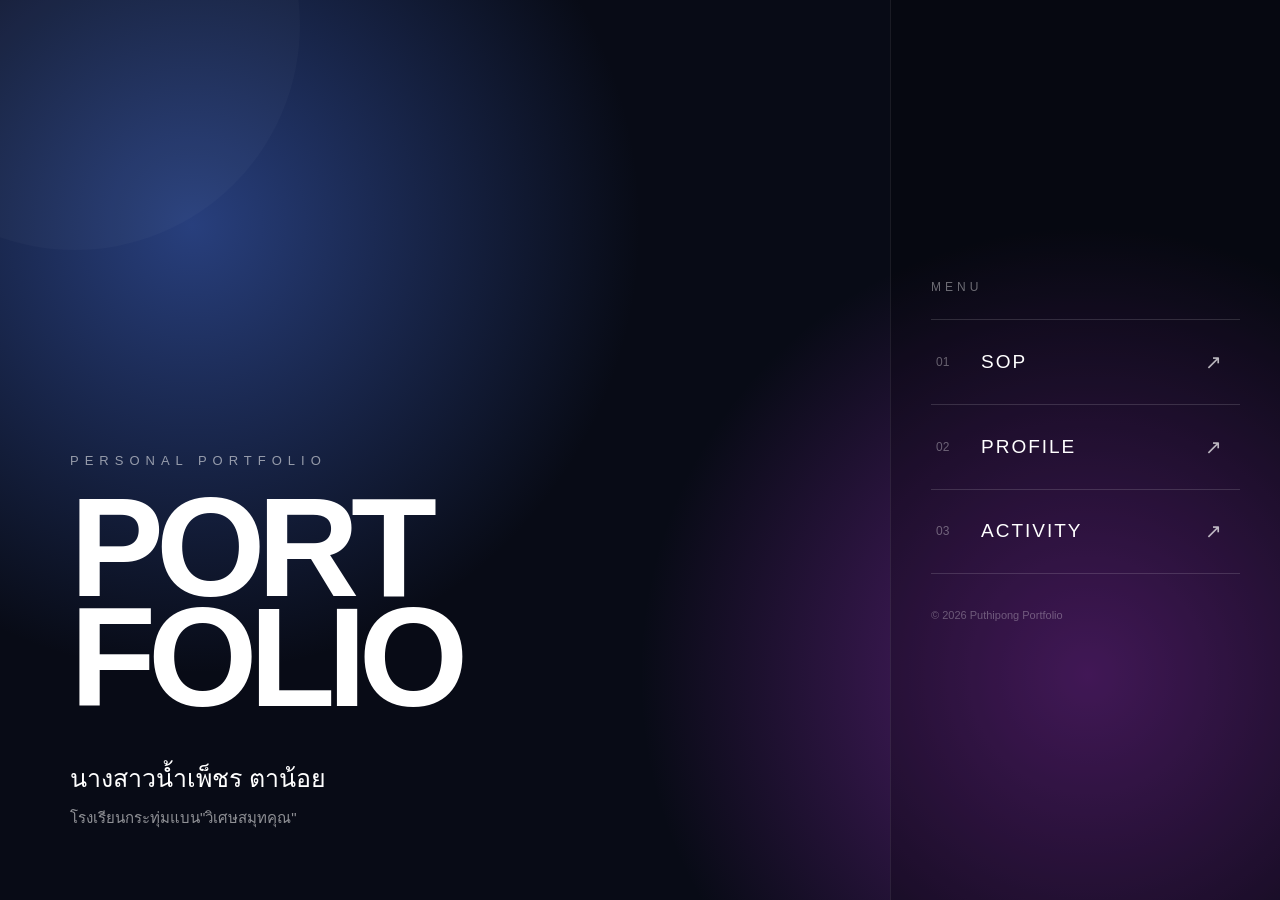
<file: index.html>
<!DOCTYPE html>
<html lang="th">

<head>
    <meta charset="UTF-8">
    <meta name="viewport" content="width=device-width, initial-scale=1.0">

    <title>PORTFOLIO | น้ำเพ็ชร ตาน้อย</title>

    <link rel="stylesheet" href="style.css">
</head>

<body>

    <main class="home">

        <!-- LEFT -->
        <section class="hero">

            <div class="hero-content">

                <p class="mini-title">
                    PERSONAL PORTFOLIO
                </p>

                <h1>
                    PORT<br>
                    FOLIO
                </h1>

                <div class="student-info">

                    <h2>
                        นางสาวน้ำเพ็ชร ตาน้อย
                    </h2>

                    <p>
                        โรงเรียนกระทุ่มแบน"วิเศษสมุทคุณ"
                    </p>

                </div>

            </div>

        </section>


        <!-- RIGHT MENU -->
        <nav class="menu">

            <div class="menu-title">
                MENU
            </div>


            <a href="sop.html" class="menu-item">

                <span class="menu-number">
                    01
                </span>

                <span class="menu-name">
                    SOP
                </span>

                <span class="menu-arrow">
                    ↗
                </span>

            </a>


            <a href="profile.html" class="menu-item">

                <span class="menu-number">
                    02
                </span>

                <span class="menu-name">
                    PROFILE
                </span>

                <span class="menu-arrow">
                    ↗
                </span>

            </a>


            <a href="activity.html" class="menu-item">

                <span class="menu-number">
                    03
                </span>

                <span class="menu-name">
                    ACTIVITY
                </span>

                <span class="menu-arrow">
                    ↗
                </span>

            </a>


            <div class="menu-footer">
                © 2026 Puthipong Portfolio
            </div>

        </nav>

    </main>


    <script src="script.js"></script>

</body>
</html>
</file>
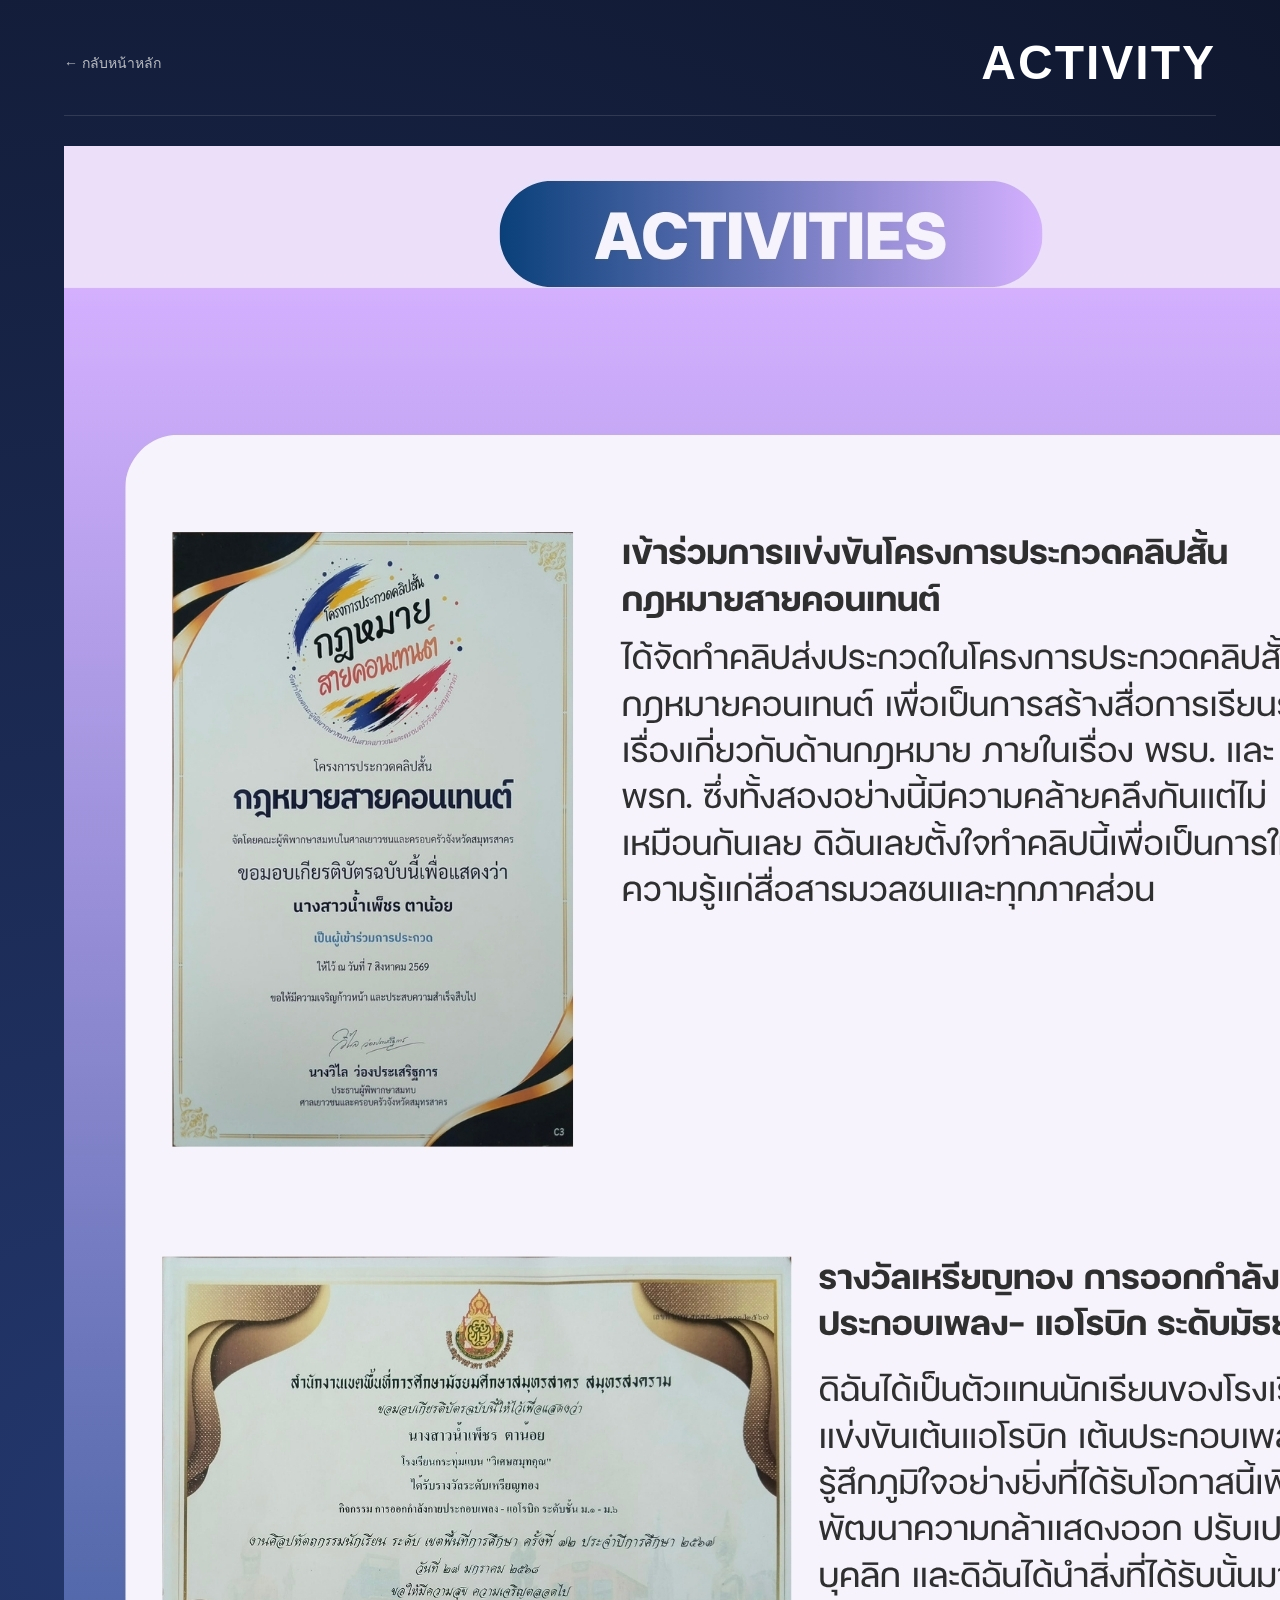
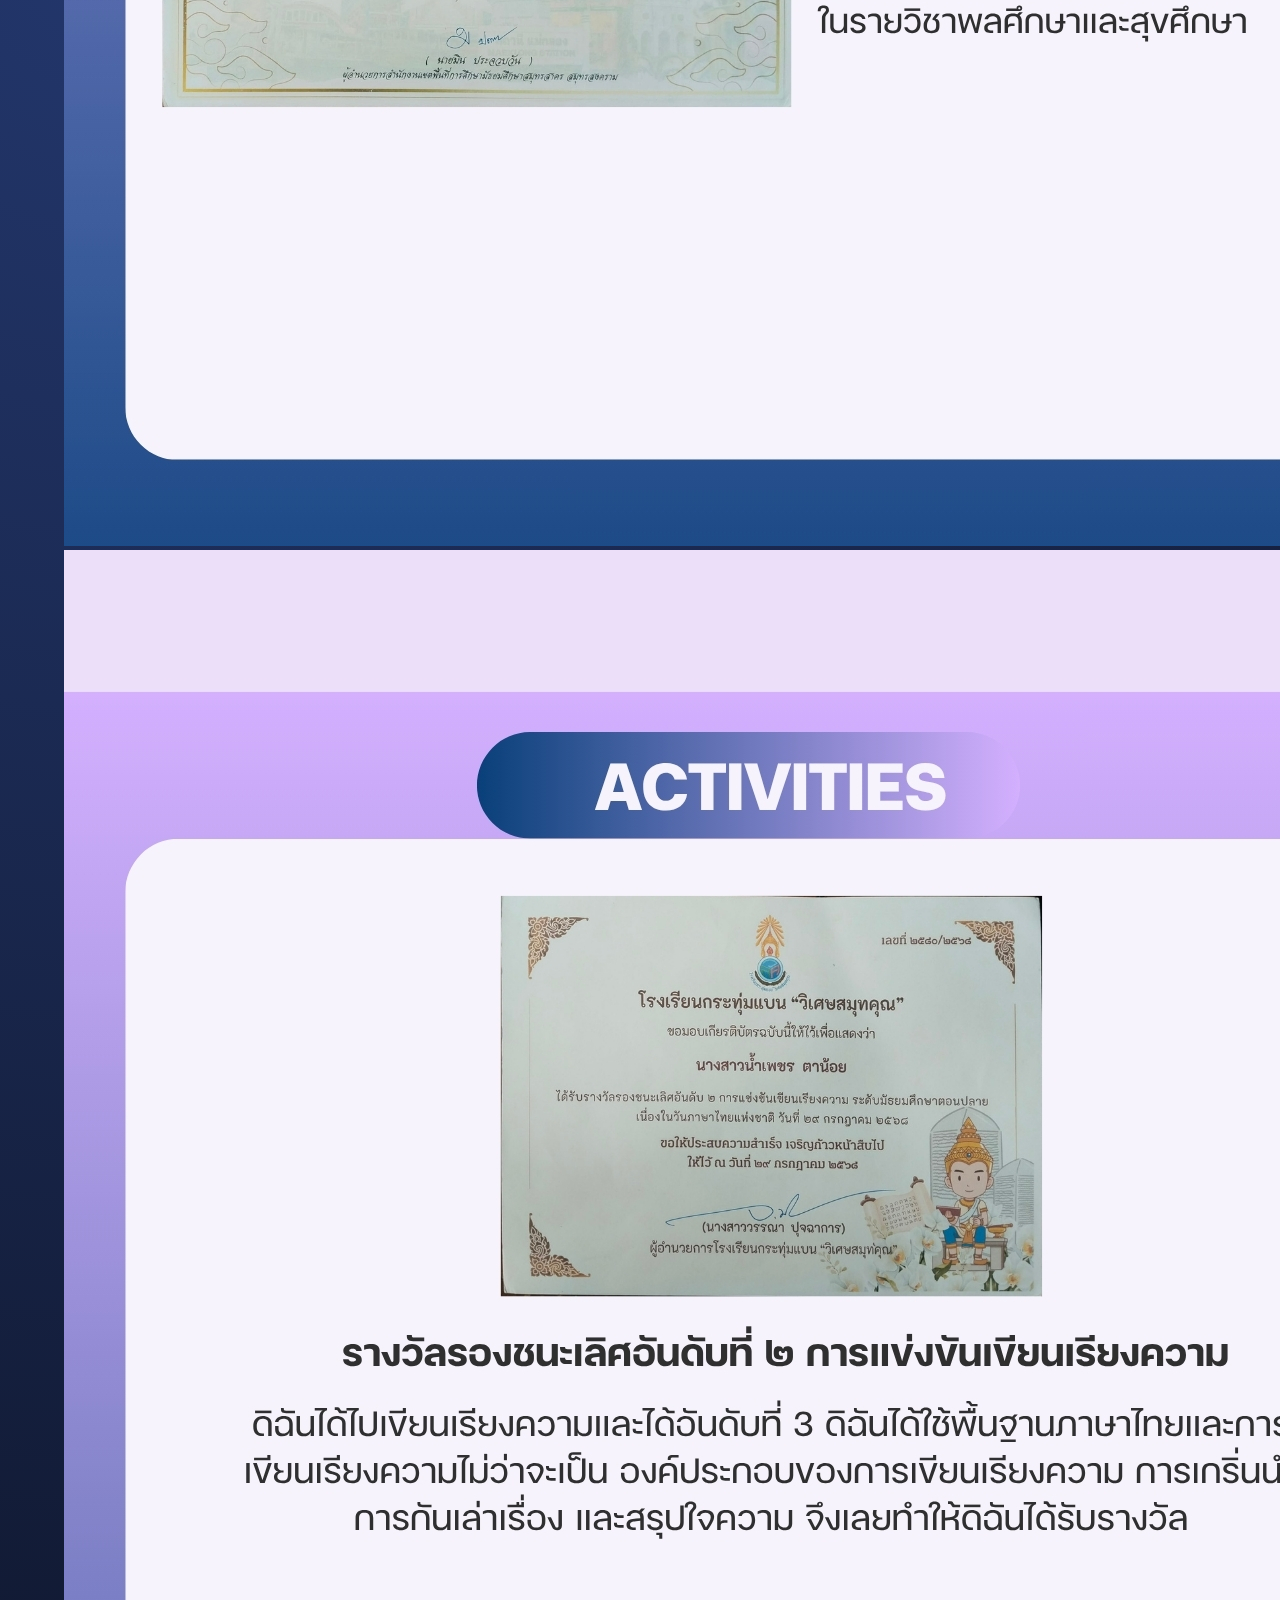
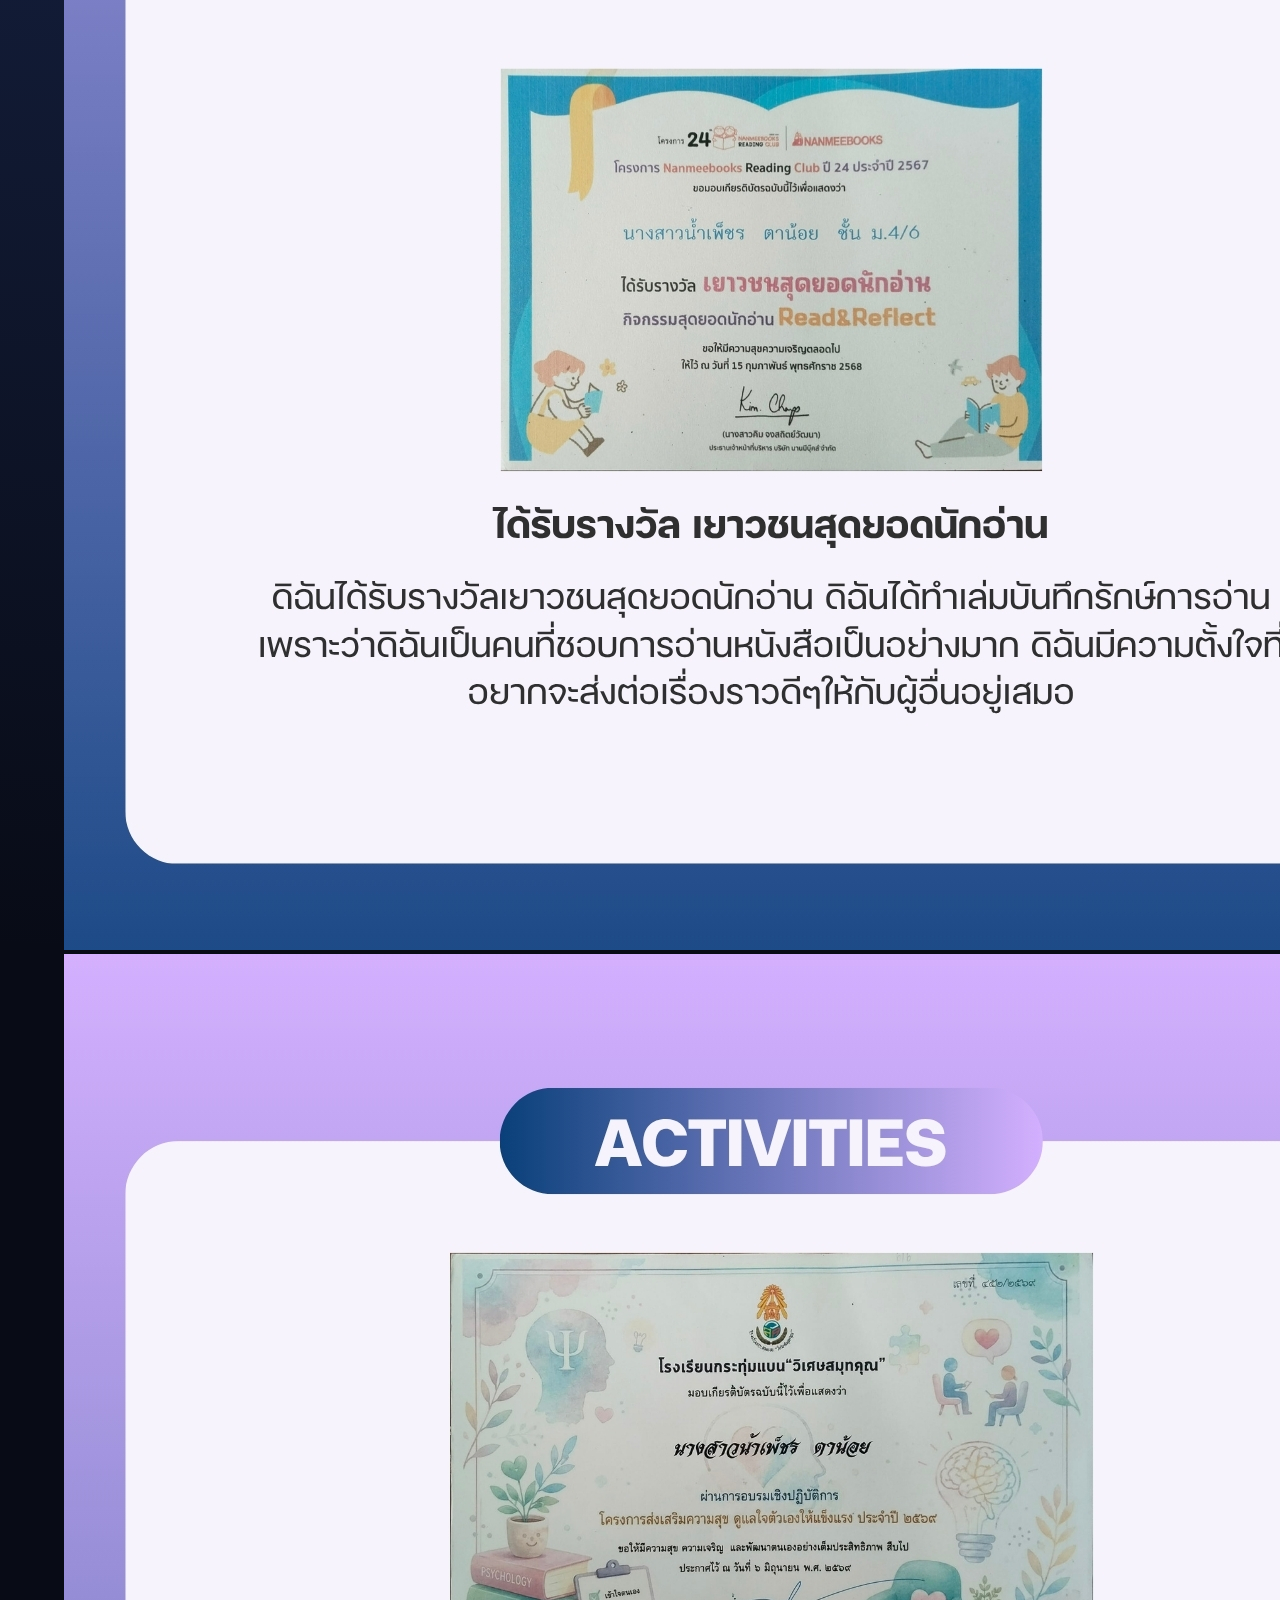
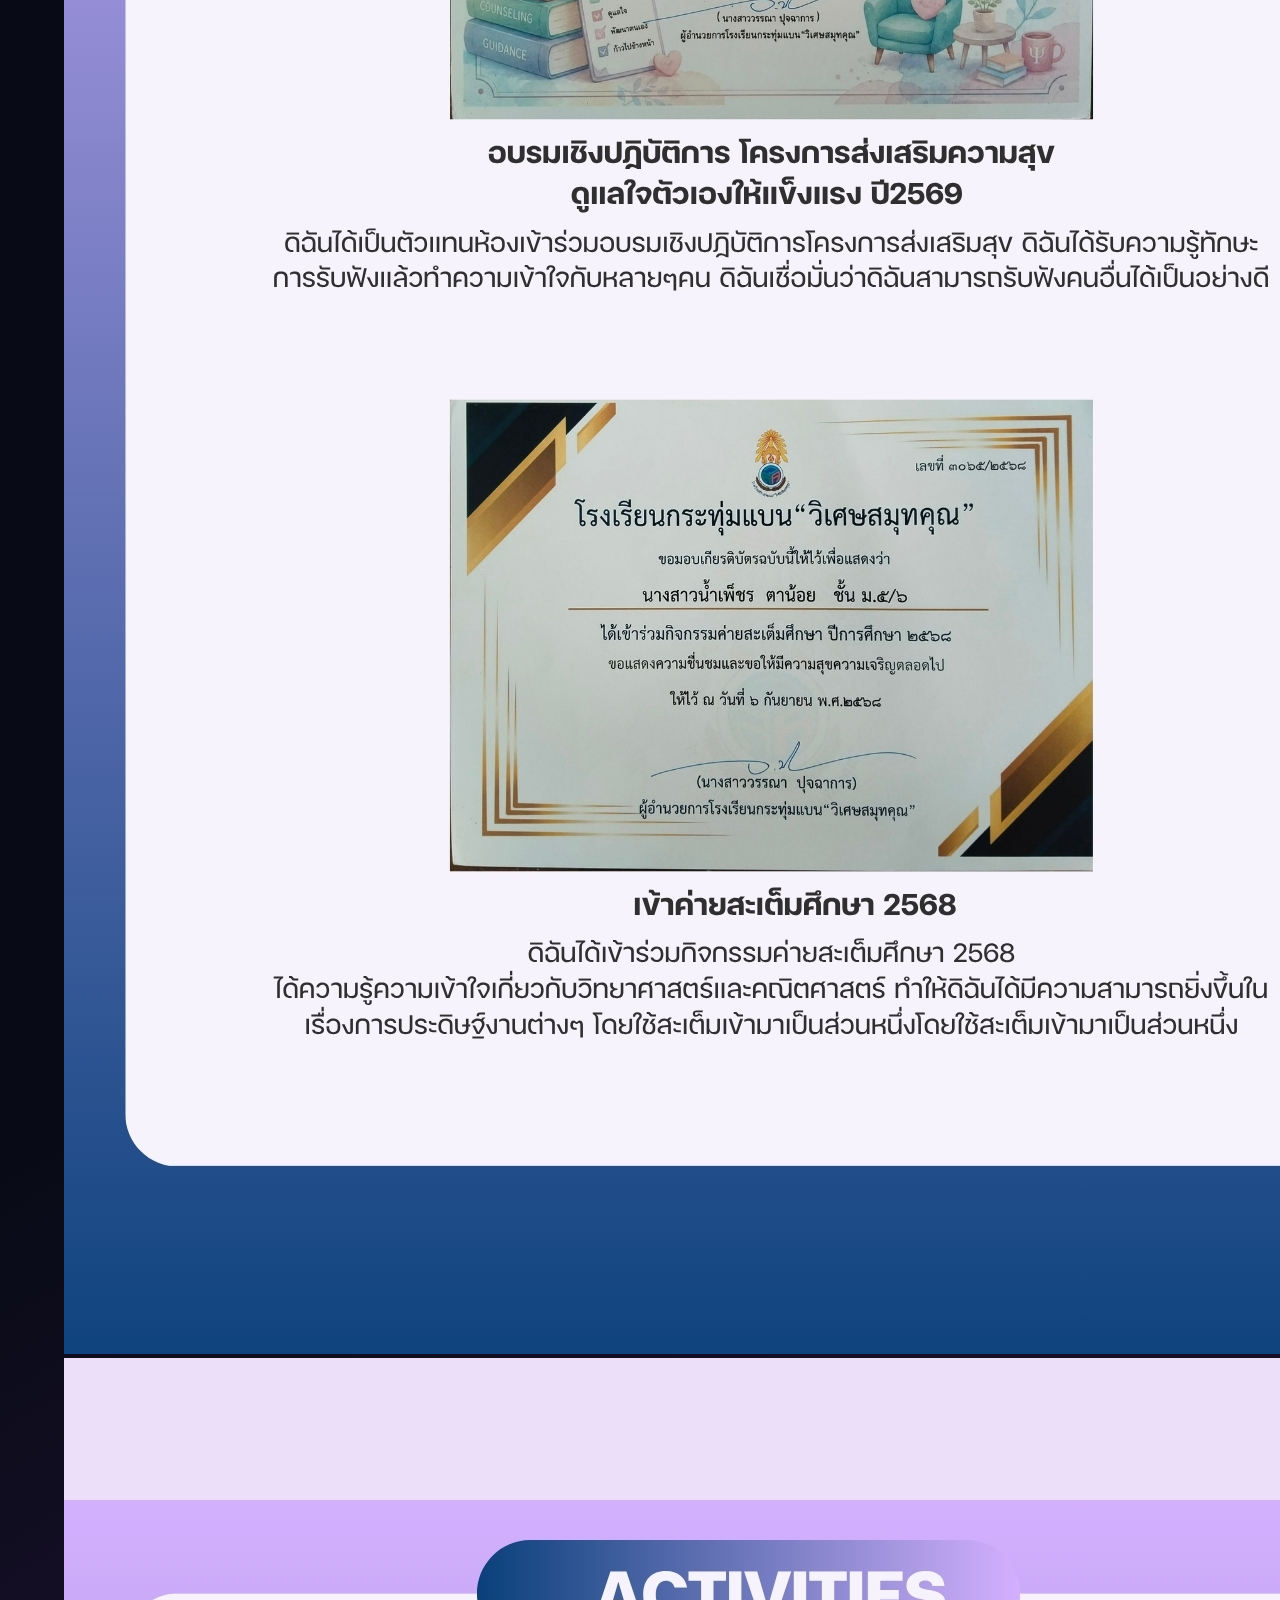
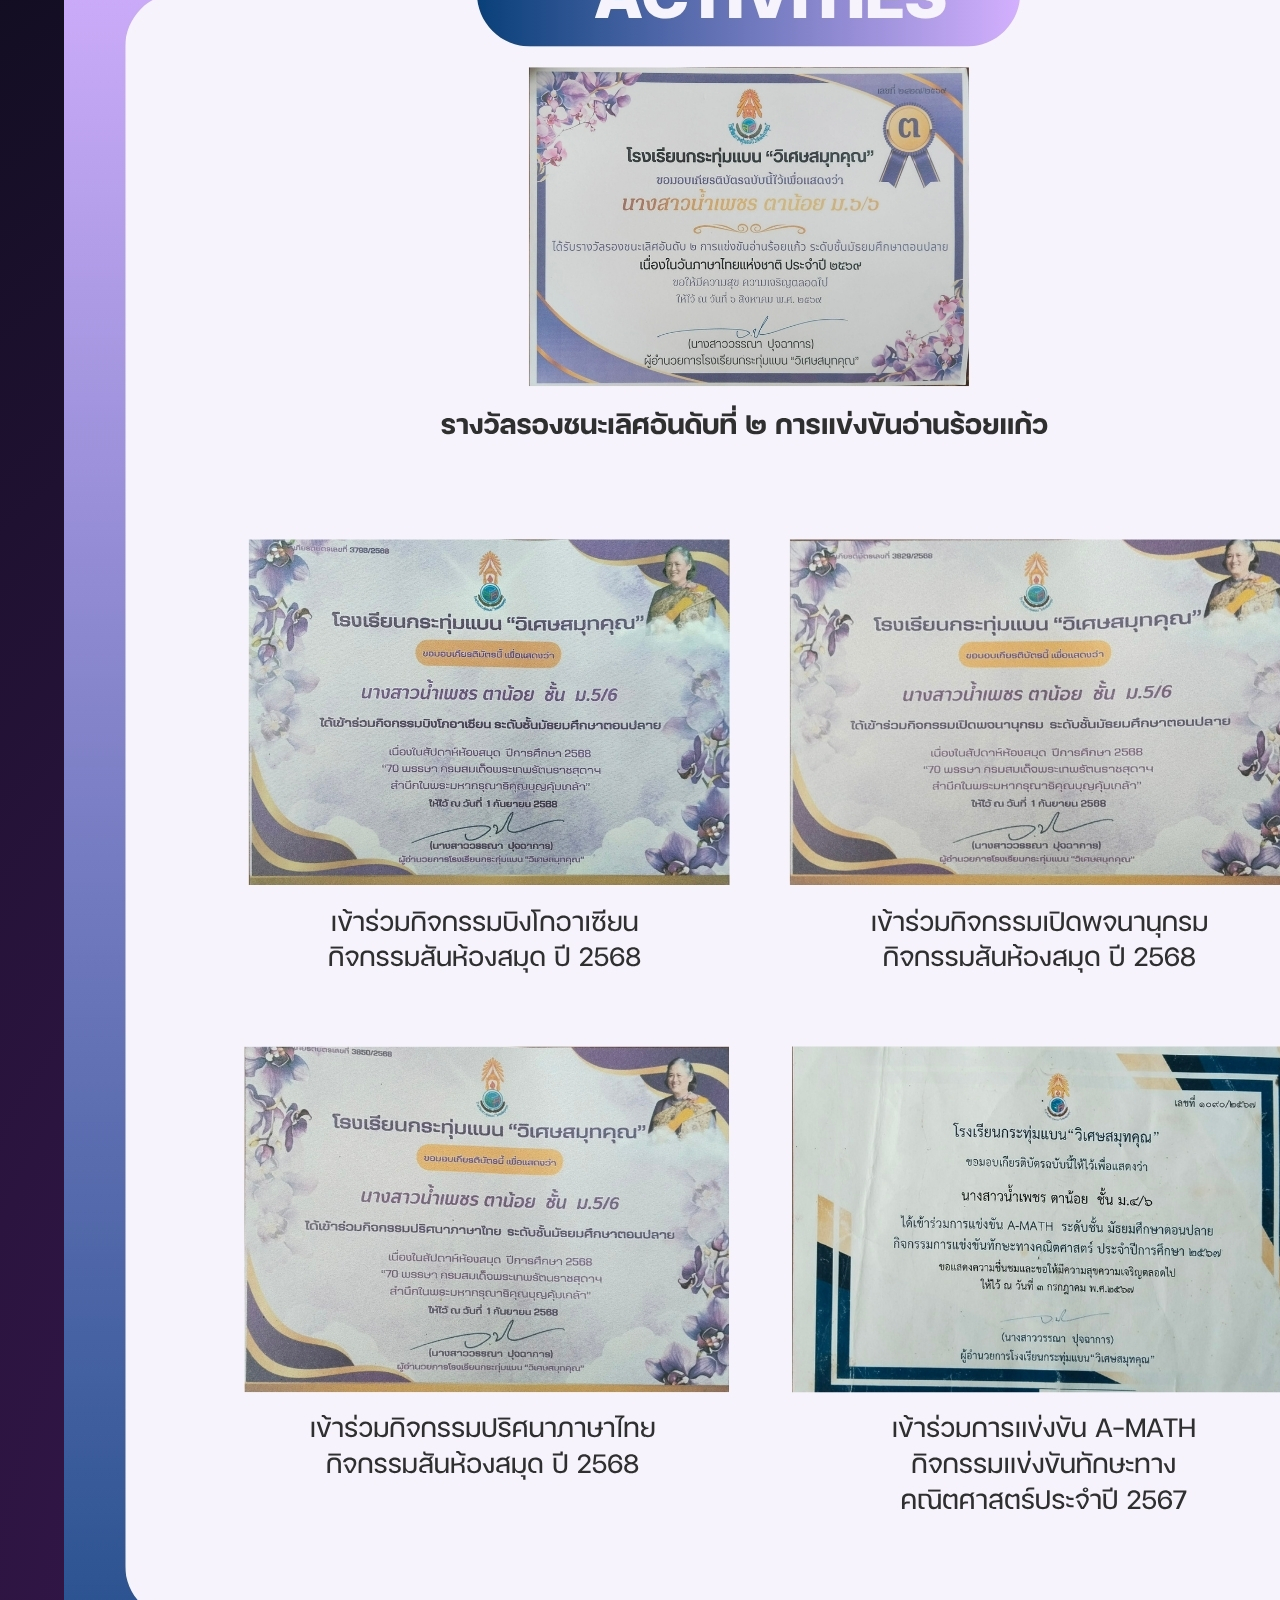
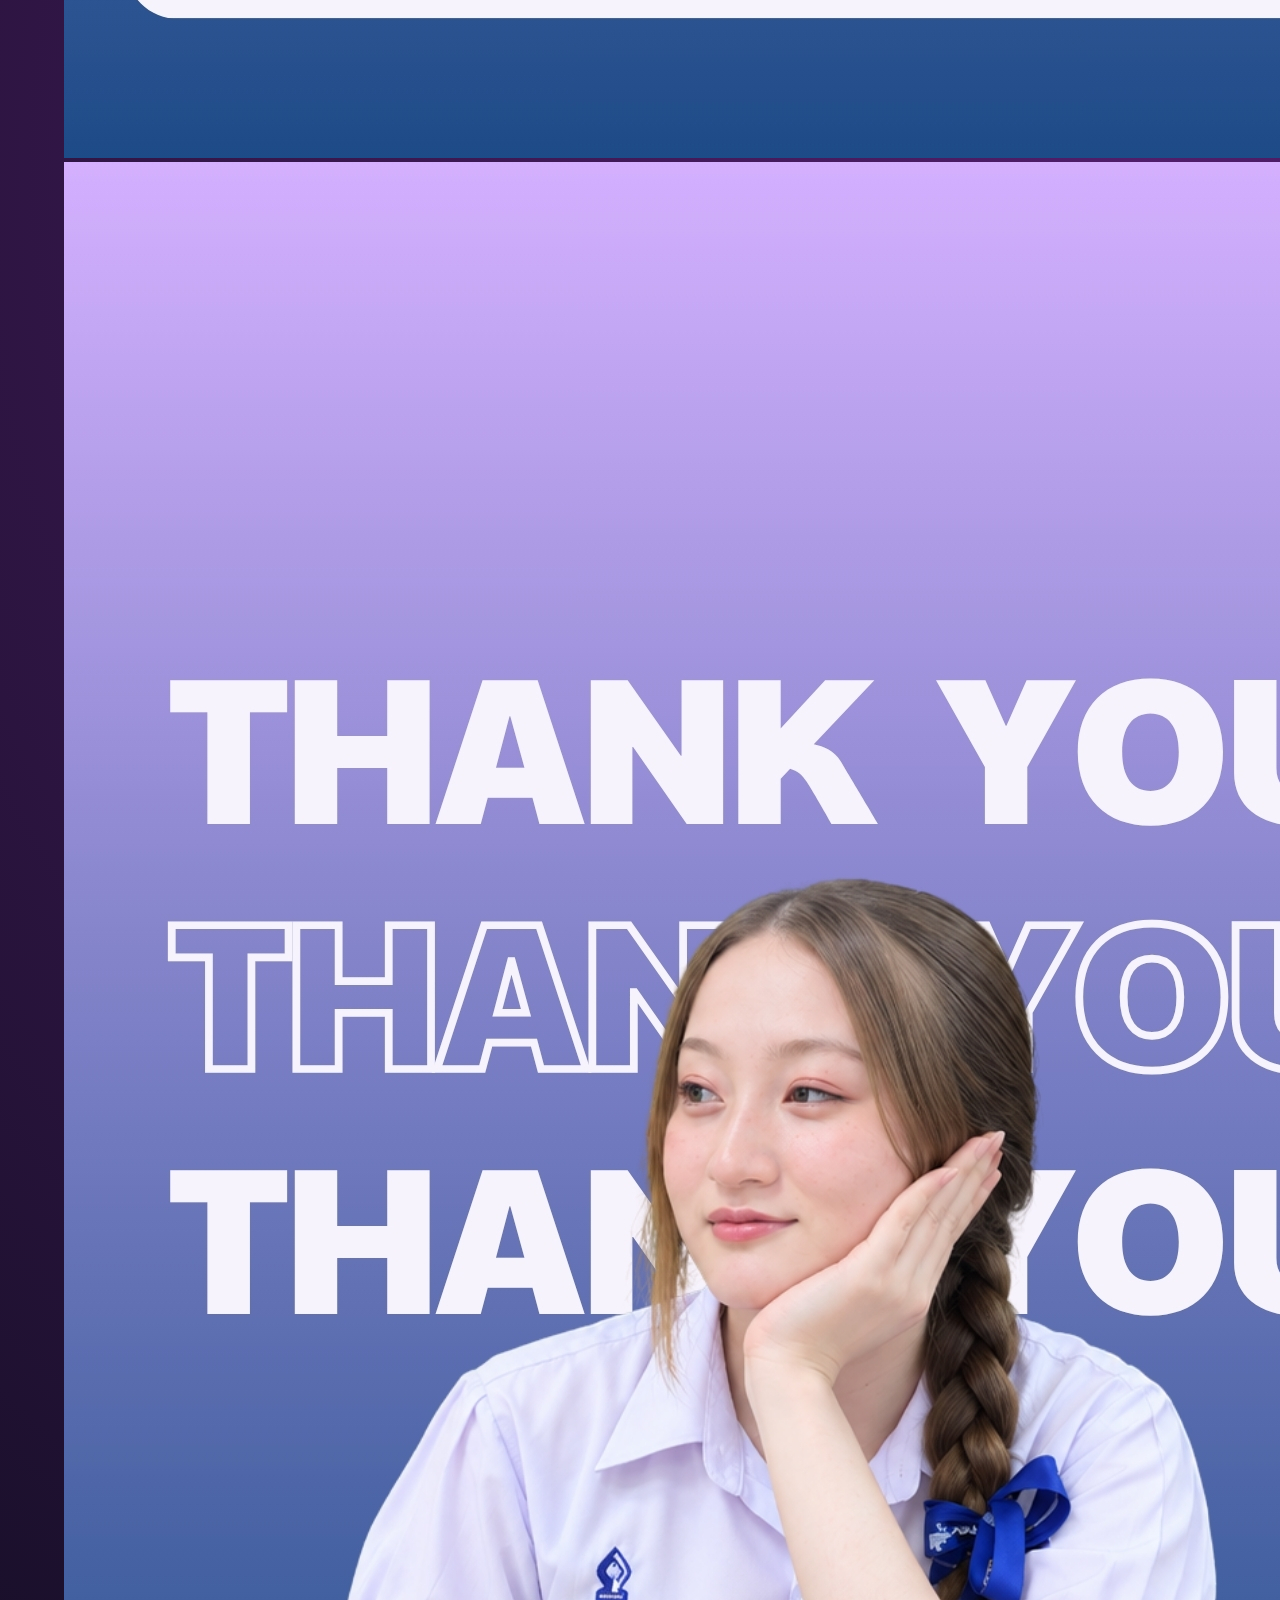
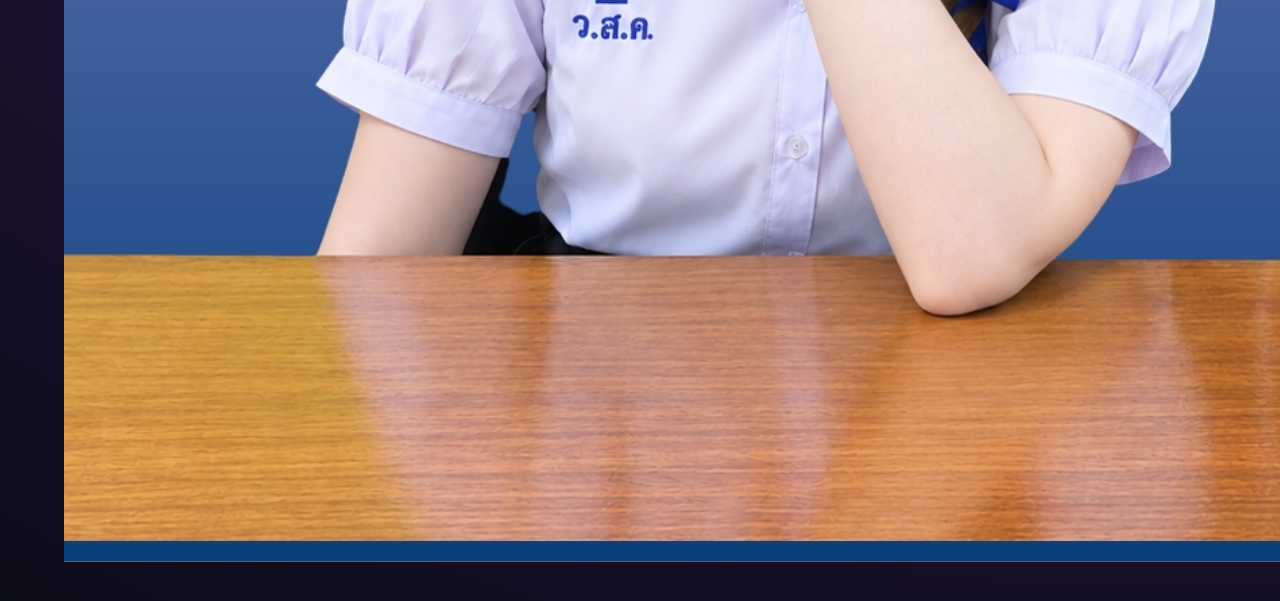
<file: activity.html>
<!DOCTYPE html>
<html lang="th">

<head>
    <meta charset="UTF-8">

    <meta name="viewport"
          content="width=device-width, initial-scale=1.0">

    <title>ACTIVITY | น้ำเพ็ชร ตาน้อย</title>

    <link rel="stylesheet" href="style.css">
</head>

<body>

    <div class="sub-page">

        <!-- หัวข้อ -->
        <header class="page-header">

            <a href="index.html" class="back">
                ← กลับหน้าหลัก
            </a>

            <h1>ACTIVITY</h1>

        </header>


        <!-- กิจกรรม 5 หน้า -->
        <main class="activity-pages">


            <!-- หน้า 1 -->
            <div class="activity-page">
                <img
                    src="assets/npactv1.JPG"
                    alt="กิจกรรมหน้า 1">
            </div>


            <!-- หน้า 2 -->
            <div class="activity-page">
                <img
                    src="assets/npactv2.JPG"
                    alt="กิจกรรมหน้า 2">
            </div>


            <!-- หน้า 3 -->
            <div class="activity-page">
                <img
                    src="assets/npactv3.JPG"
                    alt="กิจกรรมหน้า 3">
            </div>


            <!-- หน้า 4 -->
            <div class="activity-page">
                <img
                    src="assets/npactv4.JPG"
                    alt="กิจกรรมหน้า 4">
            </div>


            <!-- หน้า 5 -->
            <div class="activity-page">
                <img
                    src="assets/npactv5.JPG"
                    alt="กิจกรรมหน้า 5">
            </div>


        </main>

    </div>

</body>

</html>
</file>
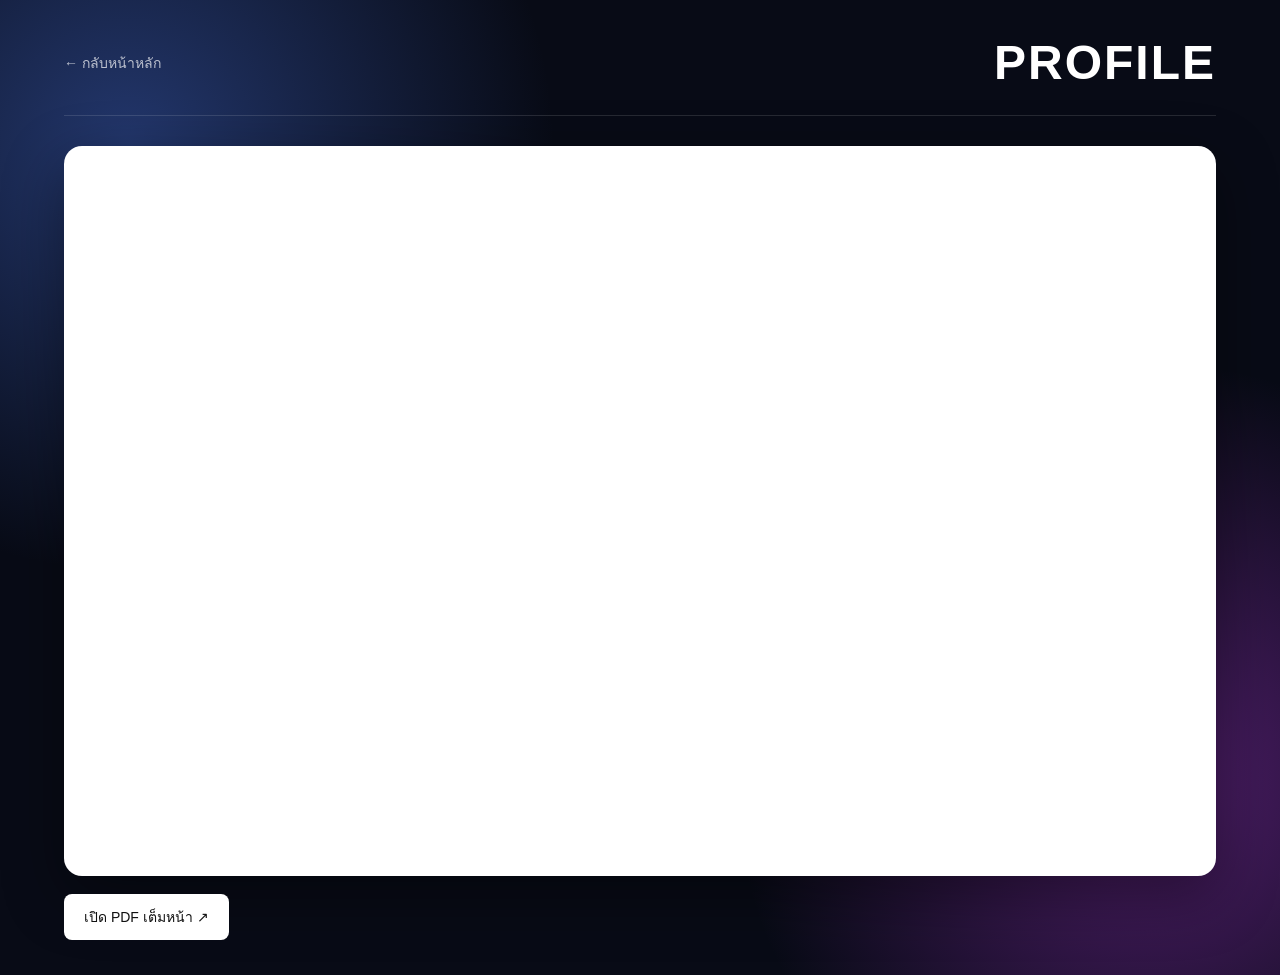
<file: profile.html>
<!DOCTYPE html>
<html lang="th">

<head>

    <meta charset="UTF-8">

    <meta
        name="viewport"
        content="width=device-width, initial-scale=1.0">

    <title>PROFILE | น้ำเพ็ชร ตาน้อย</title>

    <link
        rel="stylesheet"
        href="style.css">

</head>

<body>

<div class="sub-page">

    <header class="page-header">

        <a
            href="index.html"
            class="back">
            ← กลับหน้าหลัก
        </a>

        <h1>PROFILE</h1>

    </header>


    <main class="pdf-section">

        <div class="pdf-box">

            <iframe
                src="assets/npprf.pdf"
                title="Profile">
            </iframe>

        </div>


        <a
            href="assets/npprf.pdf"
            target="_blank"
            class="pdf-button">

            เปิด PDF เต็มหน้า ↗

        </a>

    </main>

</div>

</body>

</html>
</file>
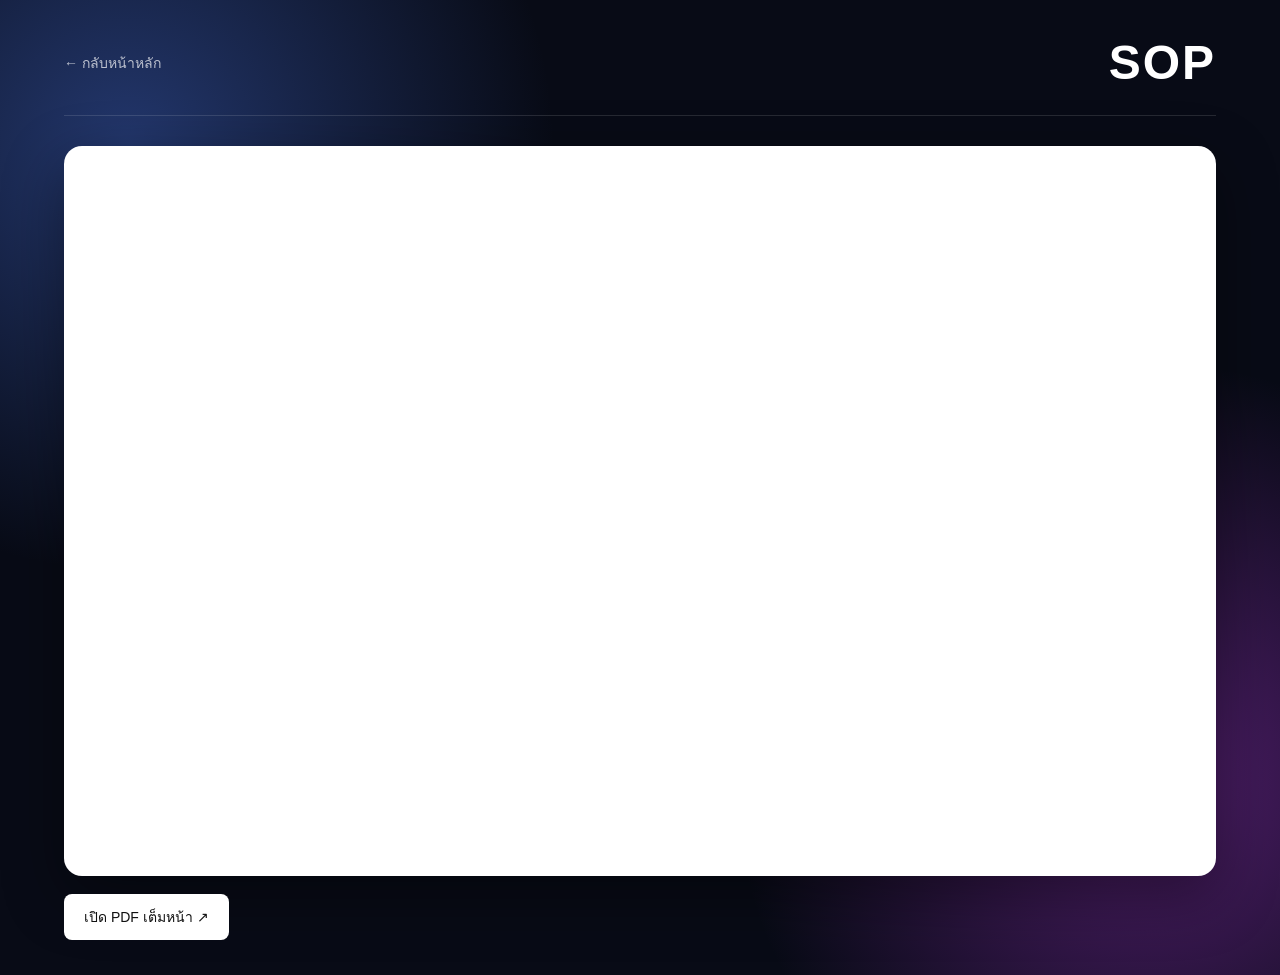
<file: sop.html>
<!DOCTYPE html>
<html lang="th">

<head>

    <meta charset="UTF-8">

    <meta
        name="viewport"
        content="width=device-width, initial-scale=1.0">

    <title>SOP | น้ำเพ็ชร ตาน้อย</title>

    <link
        rel="stylesheet"
        href="style.css">

</head>

<body>

<div class="sub-page">

    <header class="page-header">

        <a
            href="index.html"
            class="back">
            ← กลับหน้าหลัก
        </a>

        <h1>SOP</h1>

    </header>


    <main class="pdf-section">

        <div class="pdf-box">

            <iframe
                src="assets/npsop.pdf"
                title="SOP">
            </iframe>

        </div>


        <a
            href="assets/npsop.pdf"
            target="_blank"
            class="pdf-button">

            เปิด PDF เต็มหน้า ↗

        </a>

    </main>

</div>

</body>

</html>
</file>
<file: style.css>
* {
    margin: 0;
    padding: 0;
    box-sizing: border-box;
}

html {
    scroll-behavior: smooth;
}

body {
    font-family: Arial, "Tahoma", sans-serif;
    background: #080b16;
    color: white;
}


/* =================================
   HOME
================================= */

.home {
    width: 100%;
    min-height: 100vh;

    display: grid;
    grid-template-columns: 1fr 390px;

    background:
        radial-gradient(
            circle at 15% 25%,
            rgba(57, 91, 180, .65),
            transparent 35%
        ),

        radial-gradient(
            circle at 85% 75%,
            rgba(151, 48, 190, .55),
            transparent 35%
        ),

        #080b16;

    overflow: hidden;
}


/* =================================
   HERO
================================= */

.hero {
    min-height: 100vh;

    display: flex;
    align-items: flex-end;

    padding: 70px;

    position: relative;
}


.hero::before {
    content: "";

    position: absolute;

    width: 450px;
    height: 450px;

    border-radius: 50%;

    background: rgba(255,255,255,.025);

    top: -200px;
    left: -150px;
}


.hero-content {
    position: relative;
    z-index: 2;
}


.mini-title {
    font-size: 13px;

    letter-spacing: 6px;

    color: rgba(255,255,255,.55);

    margin-bottom: 25px;
}


.hero h1 {
    font-size: clamp(75px, 11vw, 170px);

    line-height: .78;

    letter-spacing: -8px;

    font-weight: 700;
}


.student-info {
    margin-top: 45px;
}


.student-info h2 {
    font-size: 25px;

    font-weight: 400;
}


.student-info p {
    margin-top: 8px;

    font-size: 15px;

    color: rgba(255,255,255,.55);
}


/* =================================
   MENU
================================= */

.menu {
    min-height: 100vh;

    padding: 55px 40px;

    display: flex;

    flex-direction: column;

    justify-content: center;

    background: rgba(0,0,0,.25);

    border-left: 1px solid rgba(255,255,255,.08);
}


.menu-title {
    color: rgba(255,255,255,.4);

    font-size: 12px;

    letter-spacing: 4px;

    margin-bottom: 25px;
}


.menu-item {
    display: grid;

    grid-template-columns: 45px 1fr 30px;

    align-items: center;

    min-height: 85px;

    padding: 0 5px;

    color: white;

    text-decoration: none;

    border-top: 1px solid rgba(255,255,255,.14);

    transition: .3s ease;
}


.menu-item:last-of-type {
    border-bottom: 1px solid rgba(255,255,255,.14);
}


.menu-item:hover {
    padding-left: 18px;

    background: rgba(255,255,255,.05);
}


.menu-number {
    font-size: 12px;

    color: rgba(255,255,255,.35);
}


.menu-name {
    font-size: 19px;

    letter-spacing: 2px;
}


.menu-arrow {
    font-size: 20px;

    color: rgba(255,255,255,.7);
}


.menu-footer {
    margin-top: 35px;

    font-size: 11px;

    color: rgba(255,255,255,.3);
}


/* =================================
   SUB PAGES
================================= */

.sub-page {
    min-height: 100vh;

    padding: 35px 5%;

    background:
        radial-gradient(
            circle at 10% 15%,
            rgba(57,91,180,.55),
            transparent 30%
        ),

        radial-gradient(
            circle at 90% 80%,
            rgba(151,48,190,.5),
            transparent 30%
        ),

        #080b16;
}


.page-header {
    display: flex;

    justify-content: space-between;

    align-items: center;

    padding-bottom: 25px;

    margin-bottom: 30px;

    border-bottom: 1px solid rgba(255,255,255,.12);
}


.page-header h1 {
    font-size: 48px;

    letter-spacing: 2px;
}


.back {
    color: white;

    text-decoration: none;

    font-size: 14px;

    color: rgba(255,255,255,.7);

    transition: .2s;
}


.back:hover {
    color: white;
}


/* =================================
   PDF
================================= */

.pdf-section {
    width: 100%;

    max-width: 1250px;

    margin: auto;
}


.pdf-box {
    width: 100%;

    height: calc(100vh - 170px);

    min-height: 600px;

    background: white;

    border-radius: 18px;

    overflow: hidden;

    box-shadow:
        0 20px 60px rgba(0,0,0,.4);
}


.pdf-box iframe {
    display: block;

    width: 100%;

    height: 100%;

    border: none;
}


.pdf-button {
    display: inline-block;

    margin-top: 18px;

    padding: 12px 20px;

    color: #111;

    background: white;

    text-decoration: none;

    border-radius: 8px;

    font-size: 14px;

    transition: .2s;
}


.pdf-button:hover {
    opacity: .8;
}


/* =================================
   ACTIVITY
================================= */

.activity {
    width: 100%;

    max-width: 1250px;

    margin: auto;
}


.activity-grid {
    display: grid;

    grid-template-columns:
        repeat(3, 1fr);

    gap: 20px;
}


.activity-card {
    position: relative;

    overflow: hidden;

    border-radius: 15px;

    background: rgba(255,255,255,.05);

    aspect-ratio: 1 / 1;
}


.activity-card img {
    width: 100%;

    height: 100%;

    display: block;

    object-fit: cover;

    transition: .4s;
}


.activity-card:hover img {
    transform: scale(1.05);
}


/* =================================
   MOBILE / IPAD
================================= */

@media (max-width: 900px) {

    .home {
        grid-template-columns: 1fr;
    }


    .hero {
        min-height: 65vh;

        padding: 45px 30px;
    }


    .menu {
        min-height: auto;

        padding: 30px;
    }


    .menu-item {
        min-height: 70px;
    }


    .hero h1 {
        font-size: 80px;
    }


    .student-info h2 {
        font-size: 21px;
    }


    .sub-page {
        padding: 25px 15px;
    }


    .page-header h1 {
        font-size: 36px;
    }


    .pdf-box {
        height: 75vh;

        min-height: 450px;

        border-radius: 10px;
    }


    .activity-grid {
        grid-template-columns: repeat(2, 1fr);

        gap: 10px;
    }

}


@media (max-width: 500px) {

    .hero {
        min-height: 55vh;

        padding: 35px 20px;
    }


    .hero h1 {
        font-size: 65px;

        letter-spacing: -4px;
    }


    .menu {
        padding: 20px;
    }


    .activity-grid {
        grid-template-columns: 1fr;
    }

}
</file>
